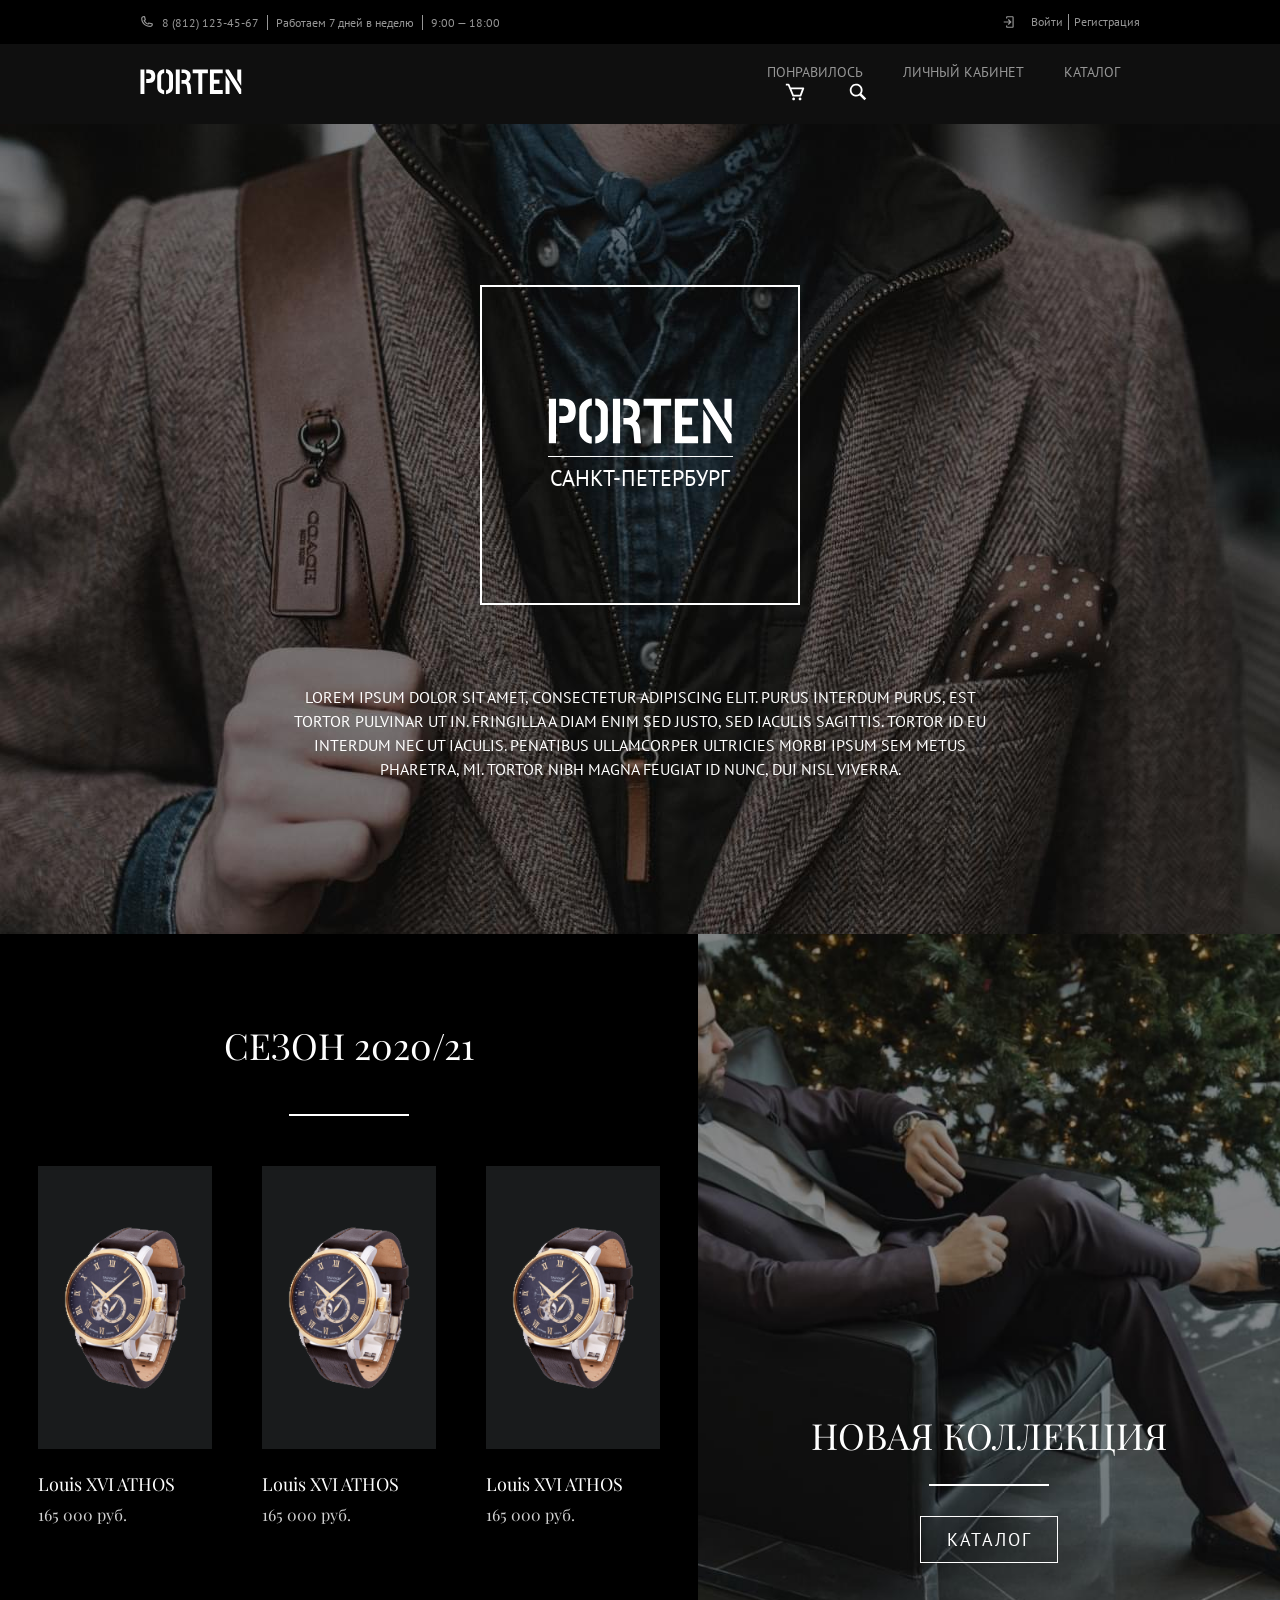
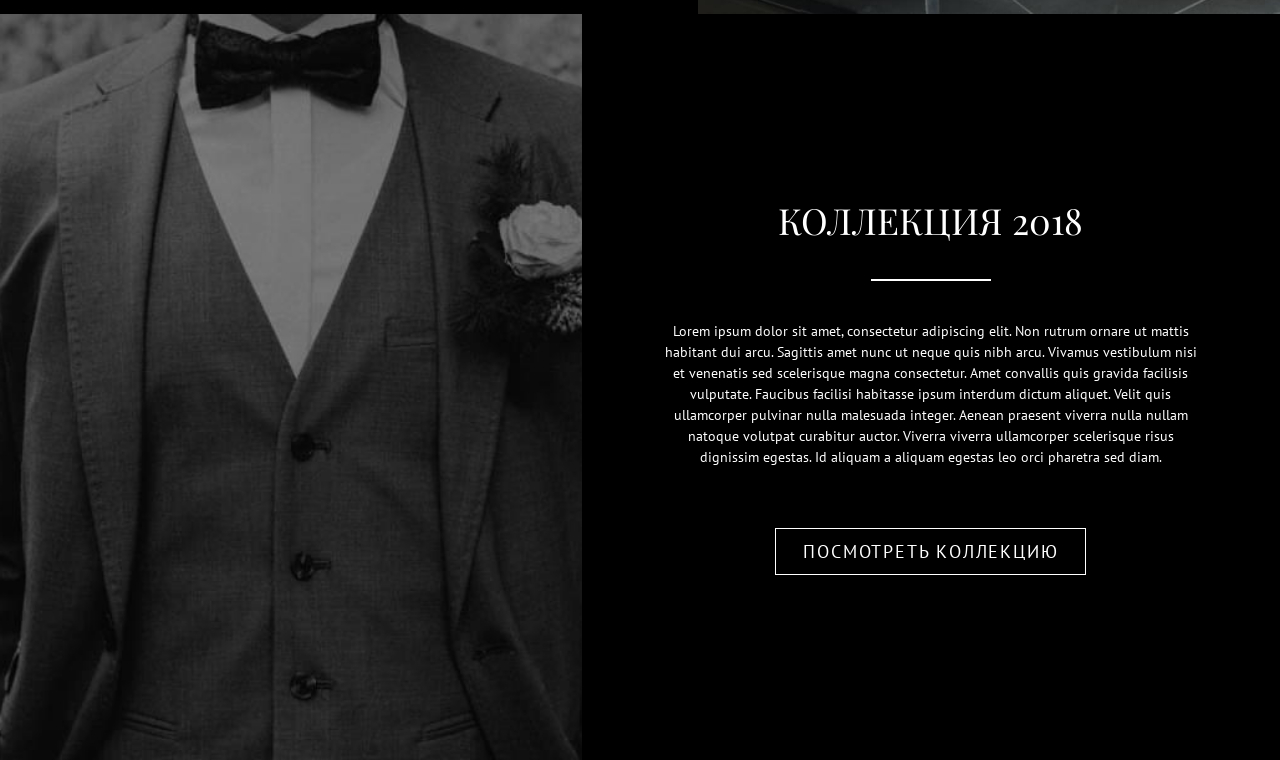
<file: public/index.html>
<!DOCTYPE html><html lang="en"><head><meta charset="UTF-8"><meta http-equiv="X-UA-Compatible" content="IE=edge"><meta name="viewport" content="width=device-width,initial-scale=1"><title>Porten</title><link rel="preconnect" href="https://fonts.googleapis.com"><link rel="preconnect" href="https://fonts.gstatic.com" crossorigin><link href="https://fonts.googleapis.com/css2?family=PT+Sans:wght@400;700&family=Playfair+Display:wght@400;500;700&display=swap" rel="stylesheet"><link rel="stylesheet" href="css/style.min.css"></head><body><header class="header"><div class="header__top"><div class="container"><div class="header__wrapper_top"><div class="header__info"><img src="icons/phone.svg" alt="phone"><div class="header__phone"><a href="tel:+78121234567">8 (812) 123-45-67</a></div><div class="header__work">Работаем 7 дней в неделю</div><div class="header__time">9:00 — 18:00</div></div><div class="header__login"><img src="icons/login.svg" alt="login"> <a href="#">Войти</a> <a href="#">Регистрация</a></div></div></div></div><div class="header__bottom"><div class="container"><div class="header__wrapper_bottom"><div class="header__wrapper_logo"><a class="header__logo" href="#"><img src="icons/logo.svg" alt="logo"></a></div><div class="header__menu menu"><div class="menu__icon"><span></span></div><nav class="menu__body"><ul class="menu__list"><li><a href="" class="menu__link">Понравилось</a></li><li><a href="" class="menu__link">личный кабинет</a></li><li><a href="" class="menu__link">Каталог</a></li></ul><img src="icons/cart.svg" alt="cart"> <img src="icons/search.svg" alt="search"></nav></div></div></div></div></header><section class="promo"><div class="container"><div class="promo__main"><div class="promo__logo"><img src="icons/logo.svg" alt="logo"></div><div class="promo__sity">санкт-петербург</div></div><p>Lorem ipsum dolor sit amet, consectetur adipiscing elit. Purus interdum purus, est tortor pulvinar ut in. Fringilla a diam enim sed justo, sed iaculis sagittis. Tortor id eu interdum nec ut iaculis. Penatibus ullamcorper ultricies morbi ipsum sem metus pharetra, mi. Tortor nibh magna feugiat id nunc, dui nisl viverra.</p></div></section><section class="collection"><div class="collection__wrapper"><div class="collection__new"><div class="collection__new-season"><div class="collection__title title">СЕЗОН 2020/21</div><div class="collection__items"><div class="collection__item product"><div class="product__picture"><img src="img/watch.png" alt="watch"></div><div class="product__name">Louis XVI ATHOS</div><div class="product__price">165 000 руб.</div></div><div class="collection__item product"><div class="product__picture"><img src="img/watch.png" alt="watch"></div><div class="product__name">Louis XVI ATHOS</div><div class="product__price">165 000 руб.</div></div><div class="collection__item product"><div class="product__picture"><img src="img/watch.png" alt="watch"></div><div class="product__name">Louis XVI ATHOS</div><div class="product__price">165 000 руб.</div></div></div></div><div class="collection__present"><div class="collection__title title">Новая коллекция</div><button class="collection__btn btn">Каталог</button></div></div><div class="collection__old"><div class="collection__img"></div><div class="collection__descr"><div class="collection__title title">коллекция 2018</div><p>Lorem ipsum dolor sit amet, consectetur adipiscing elit. Non rutrum ornare ut mattis habitant dui arcu. Sagittis amet nunc ut neque quis nibh arcu. Vivamus vestibulum nisi et venenatis sed scelerisque magna consectetur. Amet convallis quis gravida facilisis vulputate. Faucibus facilisi habitasse ipsum interdum dictum aliquet. Velit quis ullamcorper pulvinar nulla malesuada integer. Aenean praesent viverra nulla nullam natoque volutpat curabitur auctor. Viverra viverra ullamcorper scelerisque risus dignissim egestas. Id aliquam a aliquam egestas leo orci pharetra sed diam.</p><button class="collection__btn btn">посмотреть коллекцию</button></div></div></div></section><!-- <section class="new-products">
        <div class="container">
            <div class="new-products__title title">
                новые поступления
            </div>
            <div class="new-products__items">
                <div class="new-products__item product">
                    <div class="product__picture">
                        <img src="img/watch.png" alt="watch">
                    </div>
                    <div class="product__name">
                        Louis XVI ATHOS
                    </div>
                    <div class="product__price">
                        165 000 руб.  
                    </div>
                </div>
                <div class="new-products__item product">
                    <div class="product__picture">
                        <img src="img/watch.png" alt="watch">
                    </div>
                    <div class="product__name">
                        Louis XVI ATHOS
                    </div>
                    <div class="product__price">
                        165 000 руб.  
                    </div>
                </div>
                <div class="new-products__item product">
                    <div class="product__picture">
                        <img src="img/watch.png" alt="watch">
                    </div>
                    <div class="product__name">
                        Louis XVI ATHOS
                    </div>
                    <div class="product__price">
                        165 000 руб.  
                    </div>
                </div>
                <div class="new-products__item product">
                    <div class="product__picture">
                        <img src="img/watch.png" alt="watch">
                    </div>
                    <div class="product__name">
                        Louis XVI ATHOS
                    </div>
                    <div class="product__price">
                        165 000 руб.  
                    </div>
                </div>
                <div class="new-products__item product">
                    <div class="product__picture">
                        <img src="img/watch.png" alt="watch">
                    </div>
                    <div class="product__name">
                        Louis XVI ATHOS
                    </div>
                    <div class="product__price">
                        165 000 руб.  
                    </div>
                </div>
                <div class="new-products__item product">
                    <div class="product__picture">
                        <img src="img/watch.png" alt="watch">
                    </div>
                    <div class="product__name">
                        Louis XVI ATHOS
                    </div>
                    <div class="product__price">
                        165 000 руб.  
                    </div>
                </div>
                <div class="new-products__item product">
                    <div class="product__picture">
                        <img src="img/watch.png" alt="watch">
                    </div>
                    <div class="product__name">
                        Louis XVI ATHOS
                    </div>
                    <div class="product__price">
                        165 000 руб.  
                    </div>
                </div>
                <div class="new-products__item product">
                    <div class="product__picture">
                        <img src="img/watch.png" alt="watch">
                    </div>
                    <div class="product__name">
                        Louis XVI ATHOS
                    </div>
                    <div class="product__price">
                        165 000 руб.  
                    </div>
                </div>
            </div>
        </div>
    </section> --><!-- <section class="brends">
        <div class="container">
            <div class="brends__title title">
                наши бренды
            </div>
            <div class="brends__items">
                <div class="brends__item">
                   <img src="img/brand_logo.png" alt="brand_logo"> 
                </div>
                <div class="brends__item">
                    <img src="img/brand_logo.png" alt="brand_logo"> 
                </div>
                <div class="brends__item">
                    <img src="img/brand_logo.png" alt="brand_logo"> 
                </div>
                <div class="brends__item">
                    <img src="img/brand_logo.png" alt="brand_logo"> 
                </div>
            </div>
        </div>
    </section> --><!-- <footer class="footer">
        <div class="container">
            <div class="footer__wrapper">
                <div class="footer__about">
                    <div class="footer__title subtitle">
                        О магазине
                    </div>
                    <div class="footer__text">
                        Lorem ipsum dolor sit amet, consectetur adipiscing elit. Mi semper viverra nunc cursus tortor lectus nunc nulla nibh. Egestas amet consectetur vel vitae aliquam dictum suspendisse. Lobortis eget consequat, tellus et et sed turpis. Pretium quisque vitae, amet, porttitor odio ultricies massa pharetra leo. Et ipsum urna fames in sit mi ultrices nisi, nunc.
                    </div>
                </div>
                <div class="footer__categorys categorys">
                    <div class="footer__title subtitle">
                        Категории
                    </div>
                    <div class="categorys__items">
                        <a href="#" class="categorys__item">часы</a>
                        <a href="#" class="categorys__item">браслеты</a>
                        <a href="#" class="categorys__item">ремни</a>
                        <a href="#" class="categorys__item">ювелирные изделия</a>
                        <a href="#" class="categorys__item">запонки</a>
                    </div>
                </div>
                <div class="footer__mailing">
                    <div class="footer__title subtitle">
                        РАссылка
                    </div>
                    <div class="footer__text">
                        Lorem ipsum dolor sit amet, consectetur adipiscing elit. Mi semper viverra nunc cursus tortor lectus nunc nulla nibh.
                    </div>
                    <div class="footer__form">
                        <input name="email" placeholder="Ваша почта" type="email" class="footer__input">
                        <button type="submit" class="footer__btn">ПОДПИСАТЬСЯ</button>
                    </div>
                </div>
            </div>
        </div>
    </footer> --><script src="js/script.js"></script></body></html>
</file>
<file: public/css/style.min.css>
*{font-family:"Playfair Display",serif;font-family:"PT Sans",sans-serif;padding:0;margin:0;box-sizing:border-box}.container{width:1110px;margin:0 auto}@media(max-width:1300px){.container{width:1000px;margin:0 auto}}@media(max-width:960px){.container{width:760px;margin:0 auto}}@media(max-width:769px){.container{width:700px;margin:0 auto}}@media(max-width:426px){.container{width:300px;margin:0 auto}}.header__top{height:44px;background:#000}.header__wrapper_top{display:flex;justify-content:space-between;align-items:center;height:44px}.header__info{display:flex;text-align:center}.header__info img{width:13.5px;height:13.5px}.header__phone a{display:flex;align-items:center;font-family:"PT Sans";font-style:normal;font-weight:400;font-size:12px;color:#969696;text-decoration:none;padding:0 8px;border-right:1px solid #969696}.header__work{font-family:"PT Sans";font-style:normal;font-weight:400;font-size:12px;color:#969696;padding:0 8px;border-right:1px solid #969696}.header__time{font-family:"PT Sans";font-style:normal;font-weight:400;font-size:12px;color:#969696;padding:0 8px}.header__login{display:flex;z-index:5}.header__login img{margin-right:10px}.header__login a{font-family:"PT Sans";font-style:normal;font-weight:400;font-size:12px;line-height:16px;color:#969696;text-decoration:none;padding:0 5px;border-right:1px solid #969696}.header__login a:last-child{padding:0 0 0 5px;border-right:none}.header__bottom{height:80px;background:#0f0f0f}.header__wrapper_bottom{display:flex;justify-content:space-between;height:80px;align-items:center}.header__wrapper_logo{z-index:5}.menu{display:flex;justify-content:space-between}.menu__list{display:flex;justify-content:space-between}.menu__list li{list-style-type:none}.menu__list li a{font-family:PT Sans;font-style:normal;font-weight:400;font-size:14px;line-height:18px;text-transform:uppercase;color:#969696;text-decoration:none;padding:30px 20px}.menu__list li ._active{background:#1f1f1f;color:#fff;height:100%}.menu img{margin-left:37px}@media(max-width:769px){.header .menu img{z-index:5}.header .menu__icon{z-index:5;display:block;position:relative;width:30px;height:18px;cursor:pointer}.header .menu__icon span,.header .menu__icon::after,.header .menu__icon::before{left:0;position:absolute;height:10%;width:100%;transition:all .3s ease 0s;background-color:#fff}.header .menu__icon::after,.header .menu__icon::before{content:""}.header .menu__icon::before{top:0}.header .menu__icon::after{bottom:0}.header .menu__icon span{top:50%;transform:scale(1) translate(0,-50%)}.header .menu__icon._active span{transform:scale(0) translate(0,-50%)}.header .menu__icon._active::before{top:50%;transform:rotate(-45deg) translate(0,-50%)}.header .menu__icon._active::after{bottom:50%;transform:rotate(45deg) translate(0,50%)}.header .menu__body{position:fixed;top:0;left:-100%;width:100%;height:100%;background-color:rgba(0,0,0,.9);transition:left .3s ease 0s;padding:100px 33px 0 33px;overflow:auto;z-index:1}.header .menu__body._active{left:0}.header .menu__list{flex-direction:column;align-items:start;min-width:190px;row-gap:30px;margin-top:30px}.header .menu__list li{width:100%}.header .menu__list li a{padding:30px 20px 30px 0;font-size:26px;display:block;width:100%}.header__info img{z-index:5}.header__phone{z-index:5}.header__phone a{border-right:none}.header__work{display:none}.header__time{display:none}}.promo{min-height:810px;background:url(../img/main_bg.jpg) no-repeat 50%/cover;padding:1px 0}.promo__main{width:20rem;height:20rem;border:2px solid #fff;margin:160px auto 0;display:flex;flex-direction:column;justify-content:center}.promo__logo{width:185px;margin:0 auto}.promo__logo img{width:100%}.promo__sity{position:relative;font-family:PT Sans;font-style:normal;font-weight:400;font-size:22px;line-height:28px;text-align:center;text-transform:uppercase;color:#fff;width:185px;margin:7px auto 0;padding:7px 0 0 0;border-top:1px solid #fff}.promo p{width:45rem;margin:80px auto 0;font-family:PT Sans;font-style:normal;font-weight:400;font-size:16px;line-height:150%;text-align:center;text-transform:uppercase;color:#fff}@media(max-width:426px){.promo__main{width:16rem;height:16rem}.promo p{width:18rem}}.title{position:relative;font-family:"Playfair Display";font-size:36px;line-height:42px;text-align:center;text-transform:uppercase;color:#fff;margin-bottom:100px}.title::after{content:"";position:absolute;bottom:-50px;right:50%;transform:translateX(50%);width:120px;height:2px;background:#fff}.collection{height:100%}.collection__wrapper{display:grid;grid-template-rows:41fr 45fr}.collection__new{display:grid;grid-template-columns:6fr 5fr}.collection__old{display:grid;grid-template-columns:5fr 6fr}.collection__new-season{display:flex;flex-direction:column;padding:10vh 3vw;background:#000}.collection__items{display:flex;-moz-column-gap:50px;column-gap:50px;justify-content:center}.collection__present{background:url(../img/new_collection.jpg) no-repeat 50%/cover;padding:480px 0 0 0}.collection__present .title{margin-bottom:60px}.collection__present .title::after{bottom:-30px}.collection__btn{display:block;width:138px;height:47px;border:1px solid #fff;background:0 0;margin:0 auto;font-family:"PT Sans";font-style:normal;font-weight:400;font-size:18px;line-height:23px;text-align:center;letter-spacing:.1em;text-transform:uppercase;color:#fff;cursor:pointer}.collection__img{background:url(../img/old_collection.jpg) no-repeat 50%/cover}.collection__descr{background:#000;padding:10vh 3vw;display:flex;flex-direction:column;justify-content:center}.collection__descr .title{margin-bottom:80px}.collection__descr .title::after{bottom:-40px}.collection__descr .btn{width:311px;margin-top:60px}.collection__descr p{font-family:"PT Sans";font-style:normal;font-weight:400;font-size:14px;line-height:150%;text-align:center;color:#fff;padding:0 3vw}.product{display:flex;flex-direction:column}.product__picture{background:#191b1c;padding:55px 0;width:100%;display:flex;justify-content:center}.product__picture img{width:100%}.product__name{font-family:"Playfair Display";font-size:18px;line-height:21px;color:#fff;margin-top:25px}.product__price{font-family:"Playfair Display";font-size:16px;line-height:19px;color:#d0d0d0;margin-top:10px}@media(max-width:769px){.collection__new{grid-template-columns:1fr;grid-template-rows:repeat(2,1fr)}.collection__old{grid-template-columns:1fr;grid-template-rows:repeat(2,1fr)}.collection__img{order:2}.collection__descr{order:1}}@media(max-width:426px){.collection__items{flex-direction:column;width:100%}.collection__item{width:80%}}.new-products{background:#000;padding:120px 0 150px}.new-products__items{display:flex;flex-wrap:wrap;-moz-column-gap:23px;column-gap:23px;row-gap:40px;justify-content:space-between}.new-products .title{margin-bottom:120px}.new-products .title::after{bottom:-40px}.brends{background:#0f0f0f;padding:60px 0 80px 0}.brends__items{display:flex;-moz-column-gap:30px;column-gap:30px;flex-wrap:wrap;justify-content:center}.brends .title{margin-bottom:80px}.brends .title::after{bottom:-40px}.footer{min-height:400px;background:url(../img/footer_bg.jpg);padding:80px 0 100px 0}.footer__wrapper{display:flex;justify-content:space-between;-moz-column-gap:30px;column-gap:30px}.footer__about{width:33.33%}.footer__categorys{width:33.33%}.footer__mailing{width:33.33%}.footer__text{font-family:"PT Sans";font-style:normal;font-weight:400;font-size:14px;line-height:150%;color:#fff;width:100%}.footer__form{margin-top:37px}.footer__form input{min-height:42px;background:rgba(255,255,255,.6);border:none;padding-left:10px}.footer__form button{min-height:42px;background:#000;padding:10px 20px;border:none;font-family:"PT Sans";font-style:normal;font-weight:400;font-size:14px;line-height:150%;letter-spacing:.05em;color:#fff}.subtitle{font-family:"Playfair Display";font-size:24px;line-height:28px;text-transform:uppercase;color:#fff;margin-bottom:40px}.categorys__items{display:flex;flex-wrap:wrap;-moz-column-gap:20px;column-gap:20px;row-gap:20px}.categorys__item{min-height:41px;padding:10px 20px;background:#000;font-family:"PT Sans";font-style:normal;font-weight:400;font-size:14px;line-height:150%;color:#d0d0d0;text-decoration:none}
</file>
